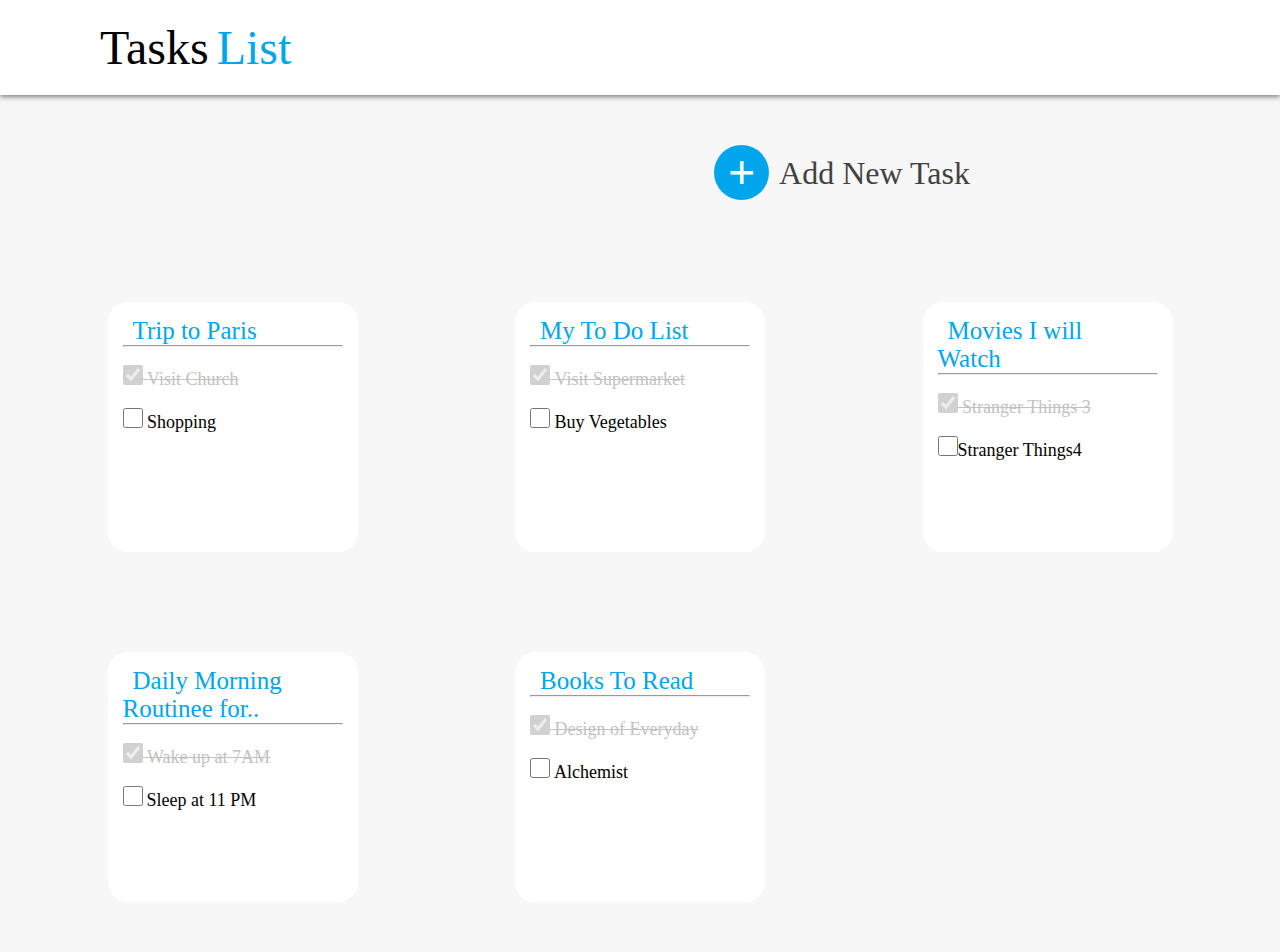
<file: index.html>
<!DOCTYPE html>
<html lang="en">
<head>
    <meta charset="UTF-8">
    <meta name="viewport" content="width=device-width, initial-scale=1.0">
    <title>Document</title>
    <link rel="stylesheet" href="./styles.css">
</head>
<body>
    <div class="whole">

        <div class="top">
          <span style="color: black; font-size: xxx-large; font-family: serif"
            >Tasks</span
          >&nbsp
          <span style="color: #00a5ec; font-size: xxx-large; font-family: serif"
            >List</span
          >
        </div>
          
          <div class="newtask">
            <a href="./index2.html"><div class="circle">
              <div class="plus"><b>+</b></div></a>
            </div>
            <div class="nt"><span style="font-size: xx-large;font-family: serif;color: #424242;">Add New Task</span></a> </div>
          </div>
          <div class="main">
            <div class="boxes">
              <a href="./index3.html">
                <div class="box">
                <span id="subheading"> Trip to Paris</span></a>
                <hr /><br>
                <input type="checkbox"checked disabled><s>&nbspVisit Church</s><br><br>
                <input type="checkbox"><span style="font-size: large;"> Shopping</span></div>
              </div>
              <div class="box">
                <span id="subheading" >My To Do List</span>
                <hr /><br>
                <input type="checkbox"checked disabled /><s>&nbspVisit Supermarket  </s><br><br>
                <input type="checkbox"><span style="font-size: large;"> Buy Vegetables</span>
    
              </div>
              <div class="box">
                <span id="subheading">Movies I will Watch</span>
                <hr /><br>
                <input type="checkbox"checked disabled /><s>&nbspStranger Things 3  </s><br><br>
                <input type="checkbox"><span style="font-size: large;">Stranger Things4</span> 
    
              </div>
              <div class="box">
                <span id="subheading">Daily Morning Routinee for..</span>
                <hr /><br>
                <input type="checkbox"checked disabled /><s>&nbspWake up at 7AM   </s><br><br>
                <input type="checkbox"> <span style="font-size: large;">Sleep at 11 PM</span>
    
              </div>
              <div class="box">
                <span id="subheading">Books To Read</span>
                <hr /><br>
                <input type="checkbox"checked disabled /><s>&nbspDesign of Everyday   </s><br><br>
                <input type="checkbox"> <span style="font-size: large;">Alchemist</span>
    
              </div>
              <div class="box hid"></div>
            </div>
           </div>
        </div>
    
</body>
</html>
</file>
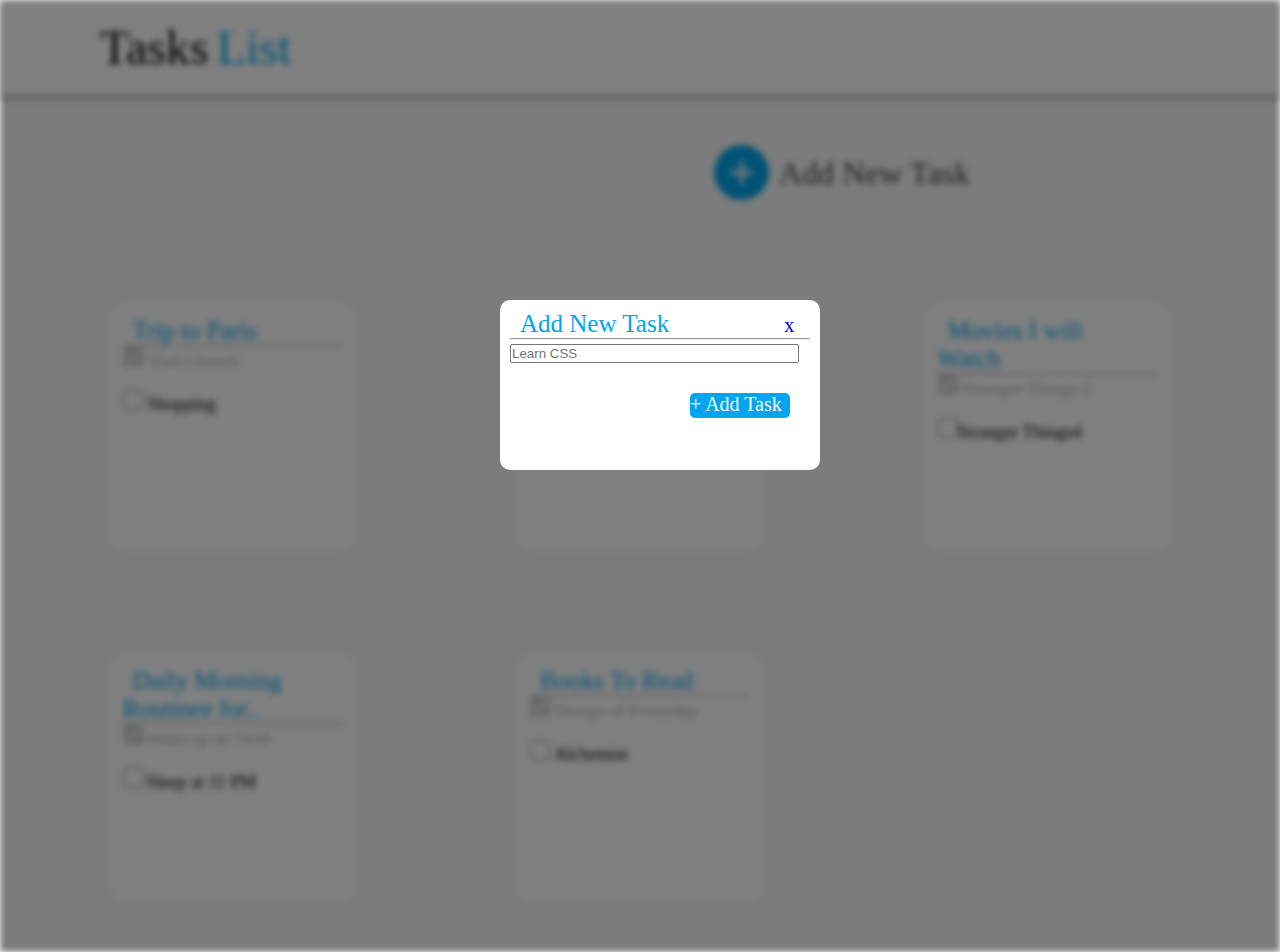
<file: index2.html>
<!DOCTYPE html>
<html lang="en">
<head>
    <meta charset="UTF-8">
    <meta name="viewport" content="width=device-width, initial-scale=1.0">
    <title>Document</title>
    <link rel="stylesheet" href="./styles.css">
</head>
<body>
    <div class="parent">
        <div class="whole">
  
          <div class="top">
            <span style="color: black; font-size: xxx-large; font-family: serif"
              >Tasks</span
            >&nbsp
            <span style="color: #00a5ec; font-size: xxx-large; font-family: serif"
              >List</span
            >
          </div>
            
            <div class="newtask">
              <a href="./index2.html"><div class="circle">
                <div class="plus"><b>+</b></div>
              </div>
              <div class="nt"><span style="font-size: xx-large;font-family: serif;color: #424242;">Add New Task</span></a> </div>
            </div>
            <div class="main">
              <div class="boxes">
                <a href="./index3.html"><div class="box">
                  <span id="subheading"> Trip to Paris</span></a>
                  <hr />
                  <input type="checkbox"checked disabled><s>&nbspVisit Church</s><br><br>
                  <input type="checkbox"><span style="font-size: large;"> Shopping</span></div>
                </div>
                <div class="box">
                  <span id="subheading" >My To Do List</span>
                  <hr />
                  <input type="checkbox"checked disabled /><s>&nbspVisit Supermarket  </s><br><br>
                  <input type="checkbox"><span style="font-size: large;"> Buy Vegetables</span>
      
                </div>
                <div class="box">
                  <span id="subheading">Movies I will Watch</span>
                  <hr />
                  <input type="checkbox"checked disabled /><s>&nbspStranger Things 3  </s><br><br>
                  <input type="checkbox"><span style="font-size: large;">Stranger Things4</span> 
      
                </div>
                <div class="box">
                  <span id="subheading">Daily Morning Routinee for..</span>
                  <hr />
                  <input type="checkbox"checked disabled /><s>&nbspWake up at 7AM   </s><br><br>
                  <input type="checkbox"> <span style="font-size: large;">Sleep at 11 PM</span>
      
                </div>
                <div class="box">
                  <span id="subheading">Books To Read</span>
                  <hr />
                  <input type="checkbox"checked disabled /><s>&nbspDesign of Everyday   </s><br><br>
                  <input type="checkbox"> <span style="font-size: large;">Alchemist</span>
      
                </div>
                <div class="box hid"></div>
              </div>
             </div>
          </div>
          </div>
  
      <div class="popupbox"><span id="subheading">Add New Task</span>
      <span id="x"><a href="./index.html">x</a></span><hr>
      <input type="text" placeholder="Learn CSS">
      <div class="newtask2">+ Add Task</div>
      </div>
      
      
  
</body>
</html>
</file>
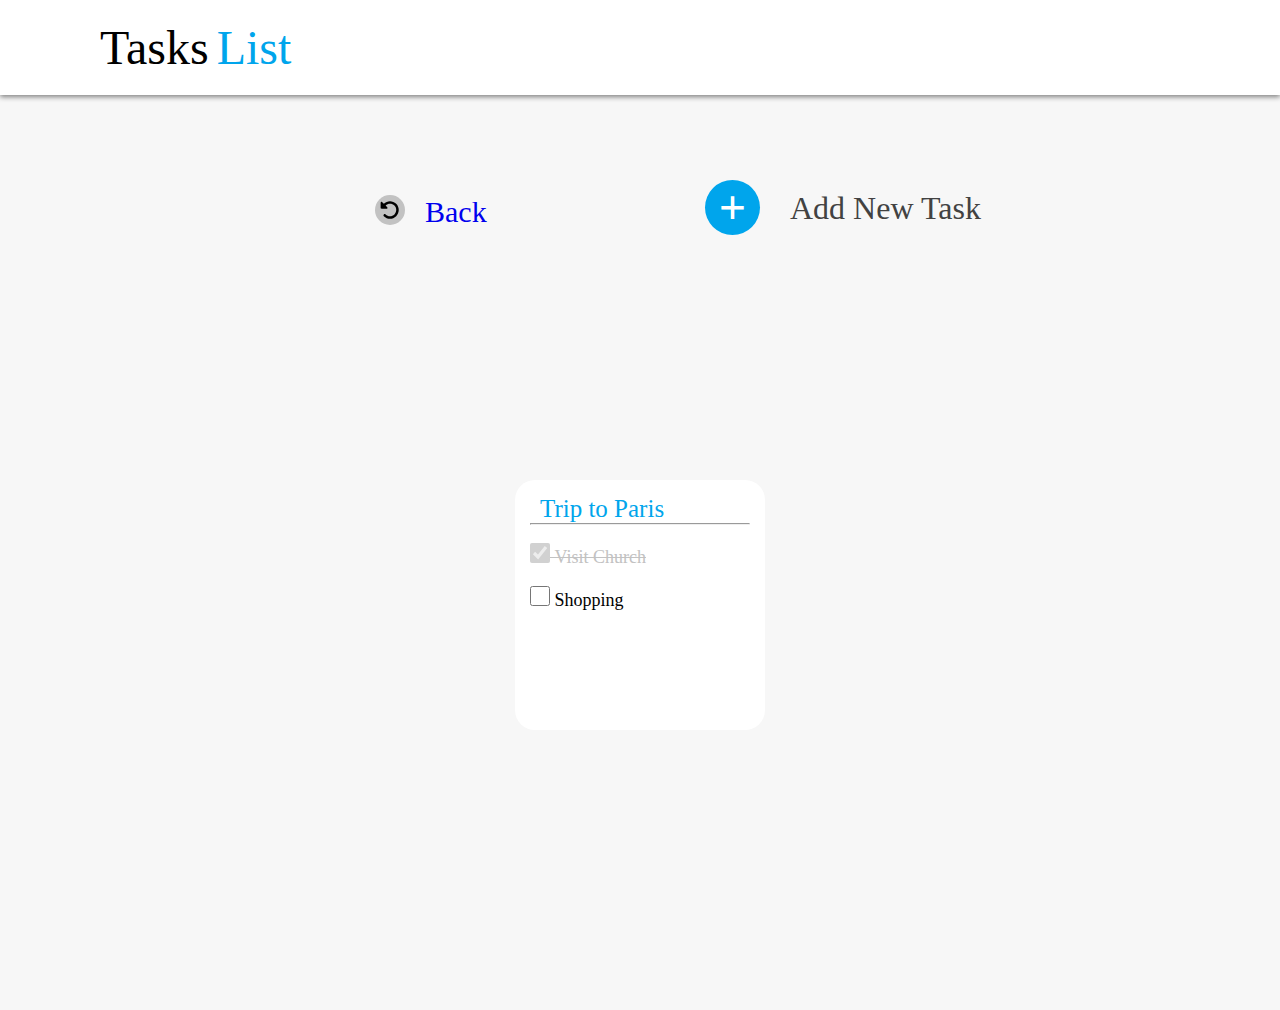
<file: index3.html>
<!DOCTYPE html>
<html lang="en">
<head>
    <meta charset="UTF-8">
    <meta name="viewport" content="width=device-width, initial-scale=1.0">
    <title>Document</title>
    <link rel="stylesheet" href="./styles.css">
</head>
<body>
    <div class="whole">
        <div class="top">
            <span style="color: black; font-size: xxx-large; font-family: serif"
              >Tasks</span
            >&nbsp
            <span style="color: #00a5ec; font-size: xxx-large; font-family: serif"
              >List</span
            >
          </div>

          <div class="container1">
          <a href="./index.html"><div class="back"><span id="back">Back</span></a></div>
          
          <div class="circle nt2">
            <div class="plus2"><b>+</b></div>
           </div>
           <div class="nt3"><span style="font-size: xx-large;font-family: serif;color: #424242;">Add New Task</span> </div>
        </div>
        
        <div class="parentbox">
        <div class="box">
            <span id="subheading"> Trip to Paris</span></a>
            <hr /><br>
            <input type="checkbox"checked disabled><s>&nbspVisit Church</s><br><br>
            <input type="checkbox"><span style="font-size: large;"> Shopping</span></div>
          </div></div>
    </div>

</body>
</html>
</file>
<file: styles.css>
*{
    margin: 0;
    padding: 0;
}
.whole{
    background-color: #F7F7F7;
    height: auto;
    width: 100%;
    display: flex;
    flex-wrap: wrap;
}
.top{
    padding: 20px;
    background-color: white;
    padding-left: 100px;
    box-shadow: 0px 2px 5px 0px gray;
    width: 100%;
}
.newtask{
    margin: 15px;
    width: 100%;
    display: flex;
    flex-wrap: wrap;
    justify-content: flex-end;
    margin:50px 300px ;
}
.circle{

height: 55px;
width: 55px;
border-radius: 50%;
background-color: #00A5EC;
color: #F7F7F7;
}
.plus{
    font-size: xxx-large;
    text-align: center;
    color: white;
}
.plus2{
    font-size: xxx-large;
    text-align: center;
    color: white;
  
}
.nt{
    margin: 10px;
}
.main{
    height: 90%;
    flex-wrap: wrap;
    display: flex;
    justify-content: space-evenly;
}
.boxes{
    display: flex;
    flex-wrap: wrap;
    justify-content: center;
}
a{
    text-decoration: none;
}
#subheading{
    padding: 10px;
color: #00a5ec;
font-size: 25px;
}
.box{
    margin: 50px;
    height: 250px;
    width: 250px;
    background-color: white;
    border: 2px gainsboro;
    border-radius: 20px;
    padding: 15px;
    flex-wrap: wrap;
    box-sizing: border-box;
}
.box:hover{
    box-shadow: 0px 0px 5px grey;
}
.hid{
    visibility: hidden;
}
s{
    color: #C2C2C2;
    font-size: large;
}
.parent{
    filter: blur(3px) brightness(0.5);
}
.popupbox{
    height: 150px;
    width: 300px;
    padding: 10px;
    font-size: 20px;
    font-family: serif;
    background-color: white;
    border: 5px grey;
    border-radius: 10px;
    position: absolute;
    top: 300px;
    left: 500px;
}
#x{
    margin-left: 100px;
    color:  white;
}
input[type="text"]{
    width: 95%;
}
input[type="checkbox"]{
    width: 20px;
    height: 20px;
}
.newtask2{
    background-color: #00A5EC;
    border-radius: 5px;
    color: white;
    height: 25px;
    width: 100px;
    margin: 30px 0px 0px 180px;
}
.container1{
    margin: 25px;
    width: 100%;
    display: flex;
   /* justify-content: space-between;*/
    flex-wrap: wrap;
    position: relative;

}
.back{
    height: 30px;
    width: 30px;
    border-radius: 50%;
    background-color: #C2C2C2;
    background-image: url(./rotate-left-solid.svg);
    background-size: 20px;
    background-repeat: no-repeat;
    background-position: center;
    margin-left:250px ;
    margin-top: 15px;
    position: relative;
    top: 60px;
    left: 100px;
}
#back{
        height: 50px;
        margin: 27px 0px 0px 50px;
        padding-top: 20px;
        font-size: 30px;
}
.nt2{
   margin-left: 350px;
   position: relative;
   top: 60px;
   left: 50px;
}
.nt3{
    position: relative;
    top: 70px;
    left: 80px;
}
.parentbox{
    height: 90vh;
    width: 100%;
    display: flex;
    flex-wrap: wrap;
    justify-content: center;
    align-items: center;
}
.parent2{
    filter: blur(3px) brightness(0.5);
}
@media screen and (min-width:280px) and (max-width:500px){
body{
    margin: 0;
}
    .nt{
    display: none;
}
.nt3{
    display: none;
}
.top{
    padding-left: 30px;
}
.newtask{
    margin: 25px;
    width: 100%;
    display: flex;
    flex-wrap: wrap;
    justify-content: center;
}
.box{
    margin: 15px;
    height: 200px;
    width: 200px;
}
.popupbox{
position: absolute;
left: 80px;
width: 220px;
}
.newtask2{
    margin-left: 100px;
}
#x{
    margin-left: 30px;
}
.back{
margin-left: 10px;
position: relative;
left: 0px;
}
#back{
    color: black;
}
.nt2{
   margin-left: 170px;
}
}
</file>
